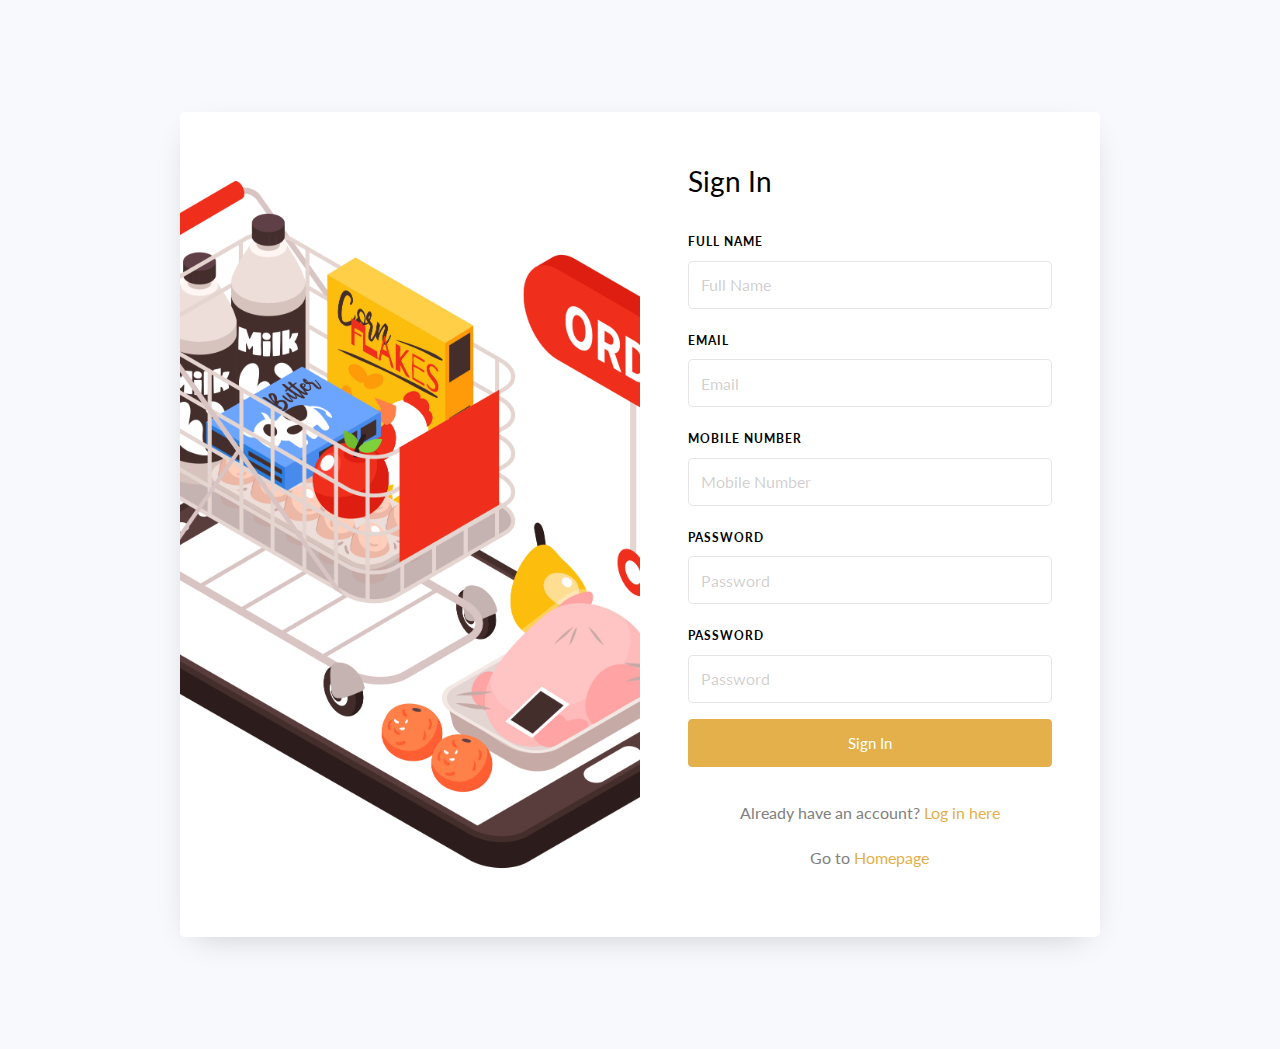
<file: register.html>
<!doctype html>
<html lang="en">

<head>
    <title>Grocery Shop Register</title>
    <meta charset="utf-8">
    <meta name="viewport" content="width=device-width, initial-scale=1, shrink-to-fit=no">

    <link href="https://fonts.googleapis.com/css?family=Lato:300,400,700&display=swap" rel="stylesheet">

    <link rel="stylesheet" href="https://stackpath.bootstrapcdn.com/font-awesome/4.7.0/css/font-awesome.min.css">

    <link rel="stylesheet" href="assets/css/login.register.css">

</head>

<body>
    <section class="ftco-section">
        <div class="container">
            <div class="row justify-content-center">
                <div class="col-md-12 col-lg-10">
                    <div class="wrap d-md-flex">
                        <div class="img" style="background-image: url(assets/images/register.jpg);">
                        </div>
                        <div class="login-wrap p-4 p-md-5">
                            <div class="d-flex">
                                <div class="w-100">
                                    <h3 class="mb-4">Sign In</h3>
                                </div>
                            </div>
                            <form class="signin-form" id="signin_form">
                                <div class="form-group mb-3">
                                    <label class="label" for="name">Full Name</label>
                                    <input type="text" id="signin_fullname" class="form-control" placeholder="Full Name" required>
                                </div>
                                <div class="form-group mb-3">
                                    <label class="label" for="name">Email</label>
                                    <input type="email" class="form-control" id="signin_email" placeholder="Email" required>
                                </div>
                                <div class="form-group mb-3">
                                    <label class="label" for="name">Mobile Number</label>
                                    <input type="text" class="form-control" id="signin_monumber" placeholder="Mobile Number" required>
                                </div>
                                <div class="form-group mb-3">
                                    <label class="label" for="password">Password</label>
                                    <input type="password" id="signin_pass" class="form-control" placeholder="Password" required>
                                </div>
                                <div class="form-group mb-3">
                                    <label class="label" for="password">Password</label>
                                    <input type="password" id="signin_repass" class="form-control" placeholder="Password" required>
                                </div>
                                <div class="form-group">
                                    <button type="submit" id="signin_here" class="form-control btn btn-primary rounded submit px-3">Sign In</button>
                                </div>
                                <div class="form-group d-md-flex">
                                    <!-- <div class="w-50 text-left">
                                        <label class="checkbox-wrap checkbox-primary mb-0">Remember Me
									  <input type="checkbox" checked>
									  <span class="checkmark"></span>
										</label>
                                    </div>
                                    <div class="w-50 text-md-right">
                                        <a href="#">Forgot Password</a>
                                    </div> -->
                                </div>
                            </form>
                            <p class="text-center">Already have an account? <a data-toggle="tab" href="/grocery-shop/login.html">Log in here</a></p>
                            <p class="text-center">Go to <a data-toggle="tab" href="/grocery-shop/index.html">Homepage</a></p>
                        </div>
                    </div>
                </div>
            </div>
        </div>
    </section>

    <script src="assets/js/jquery.min.js"></script>
    <script src="assets/js/popper.js"></script>
    <script src="assets/js/bootstrap4.min.js"></script>
    <script src="assets/js/main.js"></script>
    <script src="assets/js/register.js"></script>

</body>

</html>
</file>
